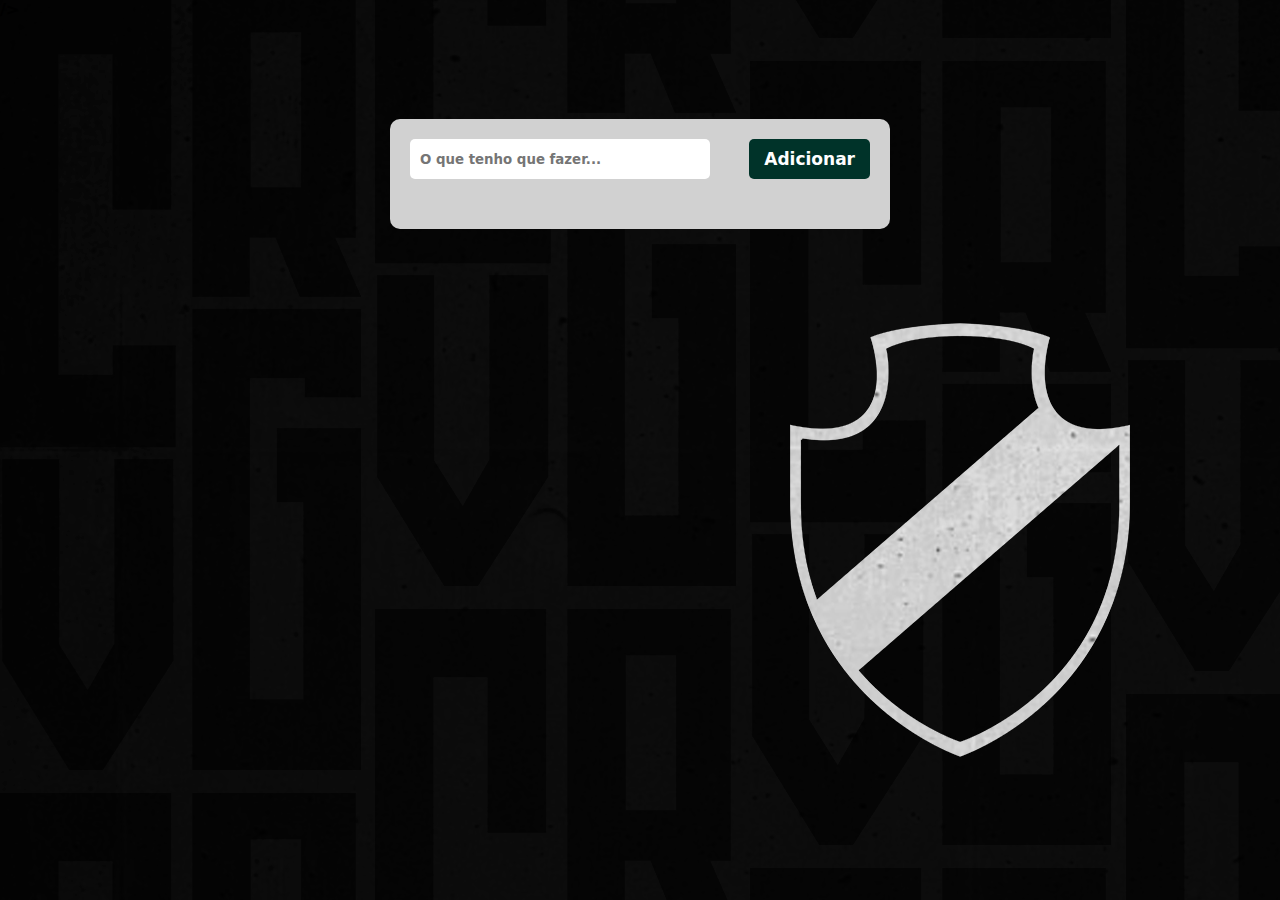
<file: index.html>
<!DOCTYPE html>
<html lang="Pt-br">
  <head>
    <meta charset="UTF-8" />
    <meta name="viewport" content="width=device-width, initial-scale=1.0" />
    <link rel="stylesheet" href="style.css" />
    <style>
      @import url("https://fonts.googleapis.com/css2?family=Roboto:ital,wght@0,100;0,300;0,400;0,500;0,700;0,900;1,100;1,300;1,400;1,500;1,700;1,900&display=swap");
    </style>
    />
    <title>list</title>
  </head>
  <body>
    <script src="scripts.js"></script>
    <div class="container">
      <input class="input-task" placeholder="O que tenho que fazer..." />
      <button class="button-task">Adicionar</button>

      <ul class="list-task"></ul>
    </div>
  </body>
</html>
</file>
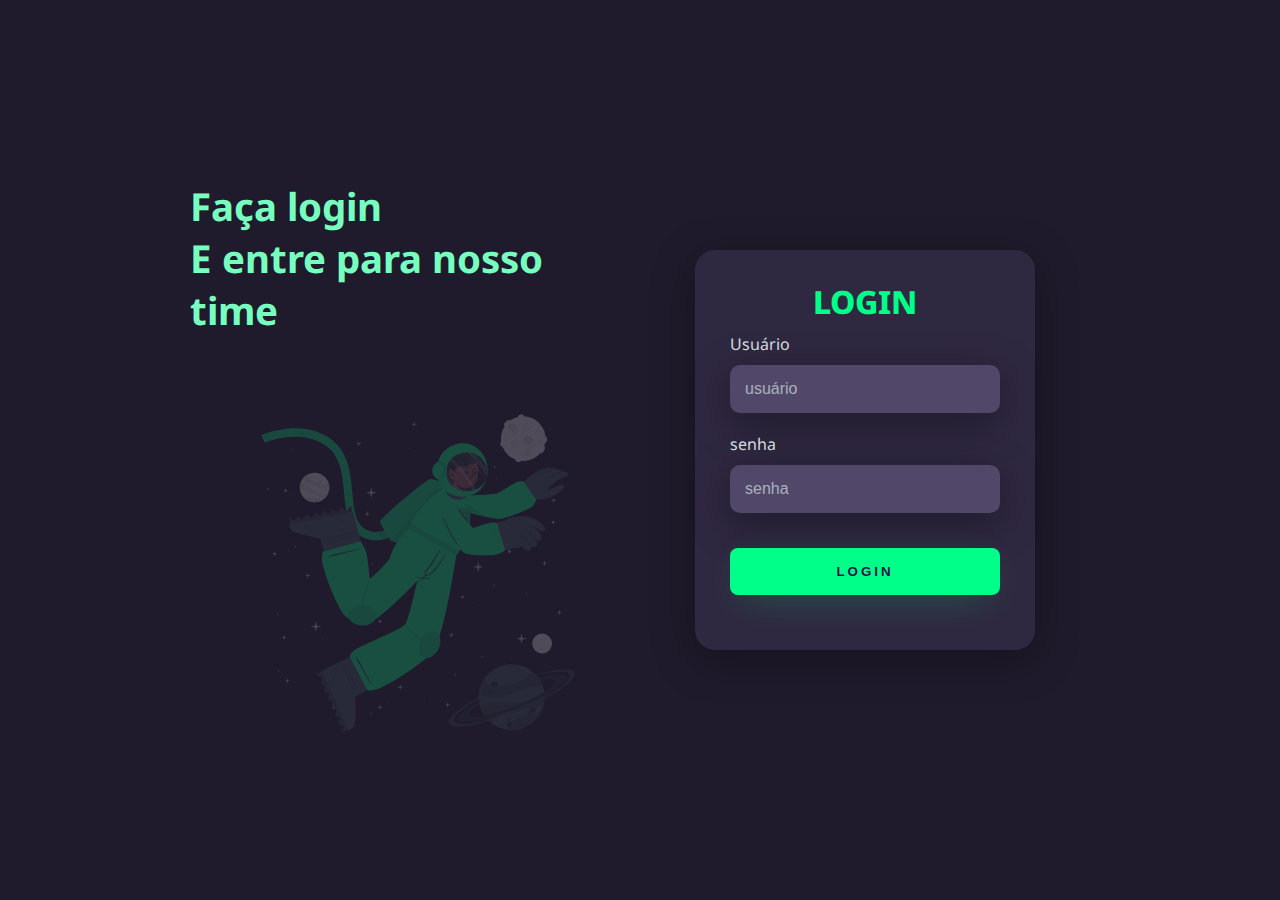
<file: página login/index.html>
<!DOCTYPE html>
<html lang="en">
  <head>
    <meta charset="UTF-8" />
    <meta name="viewport" content="width=device-width, initial-scale=1.0" />
    <title>Página de login</title>
    <link rel="stylesheet" href="styles.css" />
  </head>
  <body>
    <div class="main-login">
      <div class="left-login">
        <h1 class="login">Faça login <br />E entre para nosso time</h1>
        <img class="image" src="./astronauta.svg" alt="astronauta animaçao" />
      </div>
      <div class="right-login">
        <div class="card-login">
          <h1 class="logao">LOGIN</h1>
          <div class="text-fild">
            <label for="usuário">Usuário</label>
            <input type="text" name="usuário" placeholder="usuário" />
          </div>
          <div class="text-fild">
            <label for="senha">senha</label>
            <input type="password" name="senha" placeholder="senha" />
          </div>
          <button class="btn-login">Login</button>
        </div>
      </div>
    </div>
  </body>
</html>
</file>
<file: style.css>
*{
    outline: none;
    margin: 0;
    border: 0;
    box-sizing: border-box;
        font-family: system-ui, -apple-system, BlinkMacSystemFont, 'Segoe UI', Roboto, Oxygen, Ubuntu, Cantarell, 'Open Sans', 'Helvetica Neue', sans-serif;
        font-weight: 750;
        font-style: normal;
      
    
}


body {
background: url("./vasco.png");

}

.container {
    background-color: #d1d1d1;
    width: 500px;
    border-radius: 10px;
    padding: 20px;
    margin: 100px auto 0
}

.input-task {
    border: none;
    border-radius: 5px;
    width: 300px;
height: 40px;
padding-left: 10px;
}

.button-task {
    border: none;
    border-radius: 5px;
    height: 40px;
    background-color: #003329;
    color: #ffffff;
    font-size: 17px;
    padding: 0 15px;
    float: right;
    cursor: pointer;
    font-weight: 700px;

    
}

.button-task:hover {

opacity: 0.8;

}

.button-task :active{

opacity: 0.6;

}

.list-task{

width: 100%;
list-style: none;
margin-top: 30px;



}
.task{
    height: 50px;
    display: flex;
    align-items: center;
    justify-content: space-between;
    padding: 20px 50px;
    border-radius: 50px;
    margin-bottom: 20px;
    margin-right: 30px;
    cursor: pointer;
background-color: #f2f2f2;
box-shadow: 1px 4px 10px rgba(0, 0, 0, 0.2)

}

img {
    height: 25px;
    opacity: 0;
    transition: opacity 0.5s ease-in-out;
}

.task:hover img{
opacity: 1;

}
.done {

background-color: #8fac55;
text-decoration: line-through;

}
</file>
<file: página login/styles.css>
@import url('https://fonts.googleapis.com/css2?family=Noto+Sans:ital,wght@0,100..900;1,100..900&display=swap');
body {
    margin: 0;
    font-family: 'Noto Sans', sans-serif;
}
body*{
box-sizing: border-box;

}


.main-login{
width: 100vw;
height: 100vh;
background-color: #201b2c;
display: flex;
justify-content: center;
align-items: center;
}

.left-login{
width: 50vh;
height: 100vh;
display: flex;
justify-content: center;
align-items: center;
flex-direction: column;
}


.image{
width: 30vw;

}

.login{
font-size: 3vw;
color: #77ffc0;
}

.right-login{
    width: 50vh;
    height: 100vh;
    display: flex;
    justify-content: center;
    align-items: center;
}

.card-login{
background-color: #2f2841;
border-radius: 20px;
box-shadow: 0px 10px 40px #00000056;
width: 60%;
display: flex;
justify-content: center;
align-items: center;
flex-direction: column;
padding: 30px 35px;
}

.logao{
color: #00ff88;
font-weight: 800;
margin: 0;
}

.text-fild{
width: 100%;
display: flex;
flex-direction: column;
align-items: flex-start;
justify-content: center;
margin: 10px 0px;
}

.text-fild >input{
width: 100%;
border: none;
border-radius: 10px;
padding: 15px;
background-color:#514869 ;
color: #f0ffffde;
font-size: 12pt;
box-shadow:0px 10px 40px #00000056 ;
outline: none;
box-sizing: border-box;
}

.text-fild > label{
    color: #f0ffffde;
    margin-bottom: 10px;
}

.text-fild > input::placeholder{
color: #f0ffff94;
}

.btn-login{
width: 100%;
padding: 16px 0px;
margin: 25px;
border: none;
border-radius: 8px;
outline: none;
text-transform: uppercase;
font-weight: 800;
letter-spacing: 3px;
color: #2b124b;
background-color: #00ff88;
cursor: pointer;
box-shadow: 0px 10px 40px -12px #00ff8052;
}

@media only screen and (max-width:950px){
.card-login{
    width: 85%;
}

}

@media only screen and (max-width:600px){
.main-login{
    flex-direction: column;
}
.login{
    display: none;
}

.left-login{
    width: 100%;
    height: auto;

}
.right-login{
    width: 100%;
    height: auto;
    
}

.image{
    width: 50vh
}

.card-login{
width: 90%;


}


}
</file>
